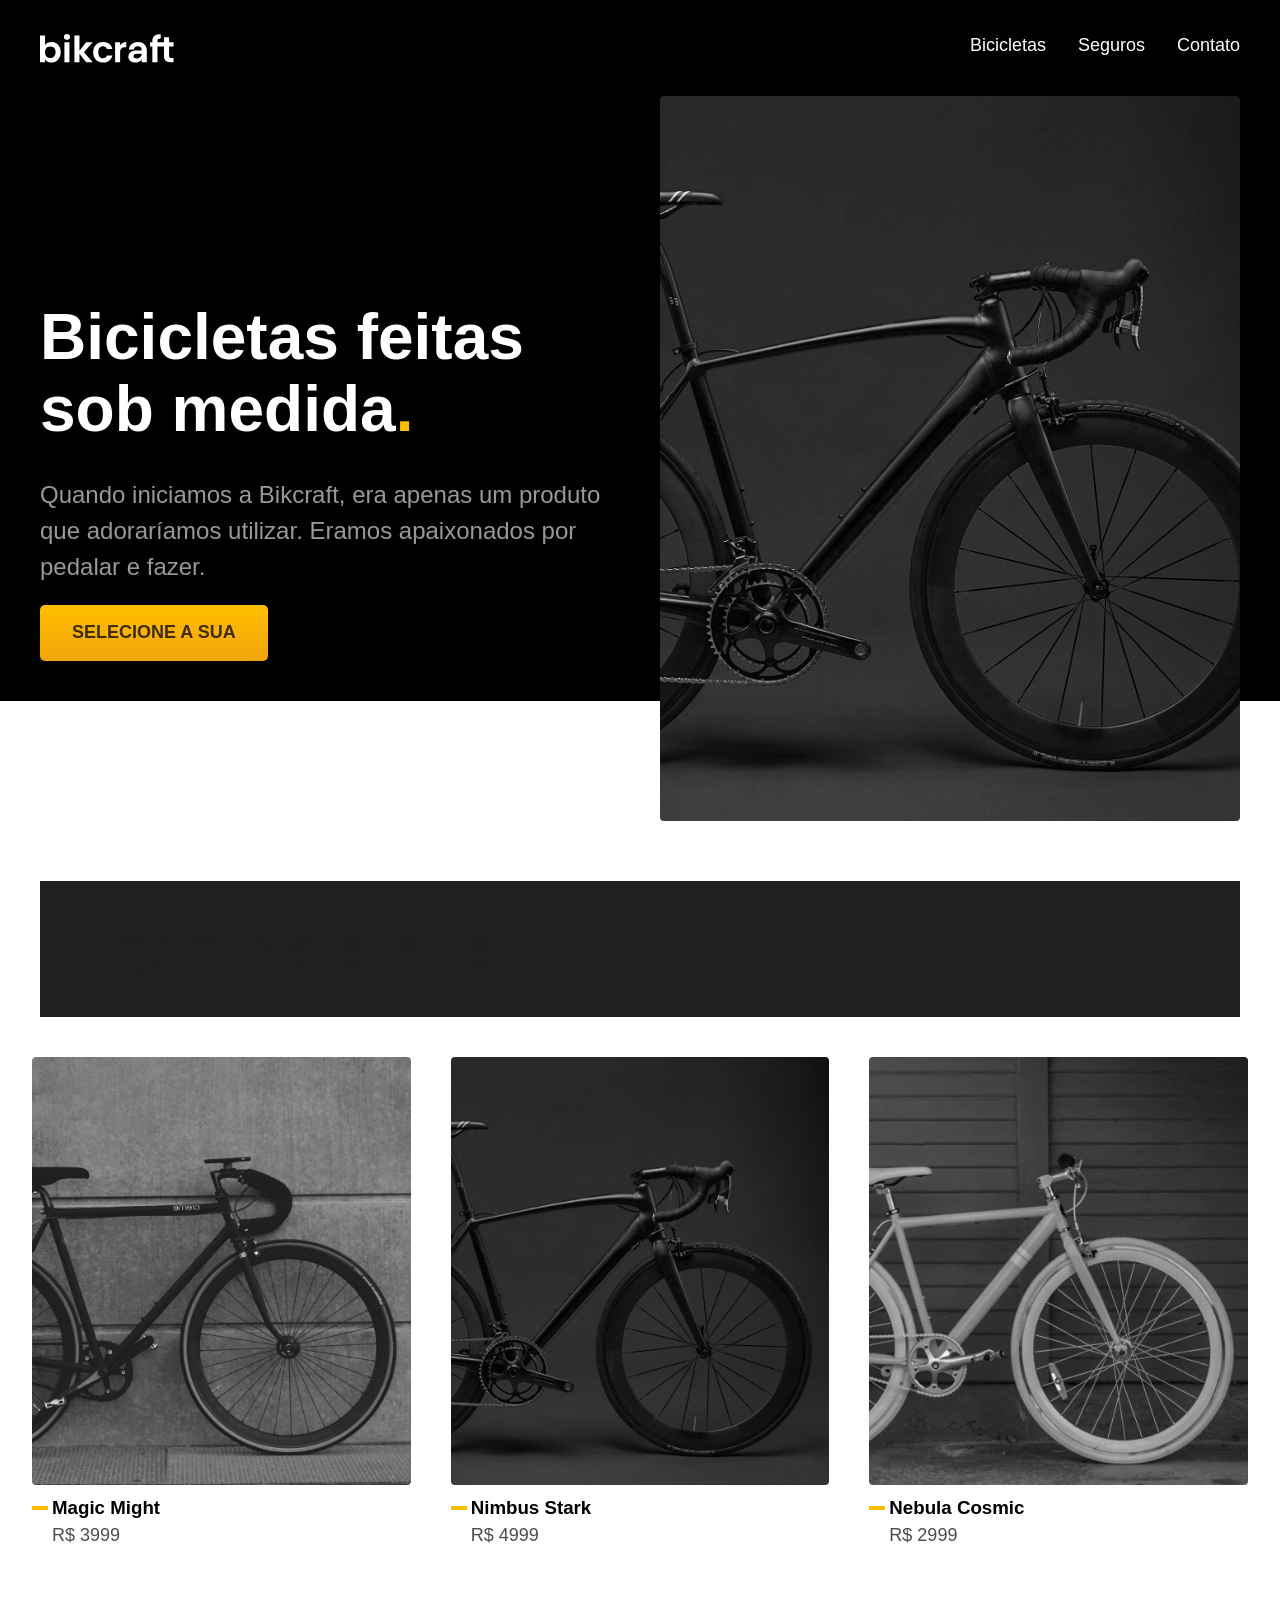
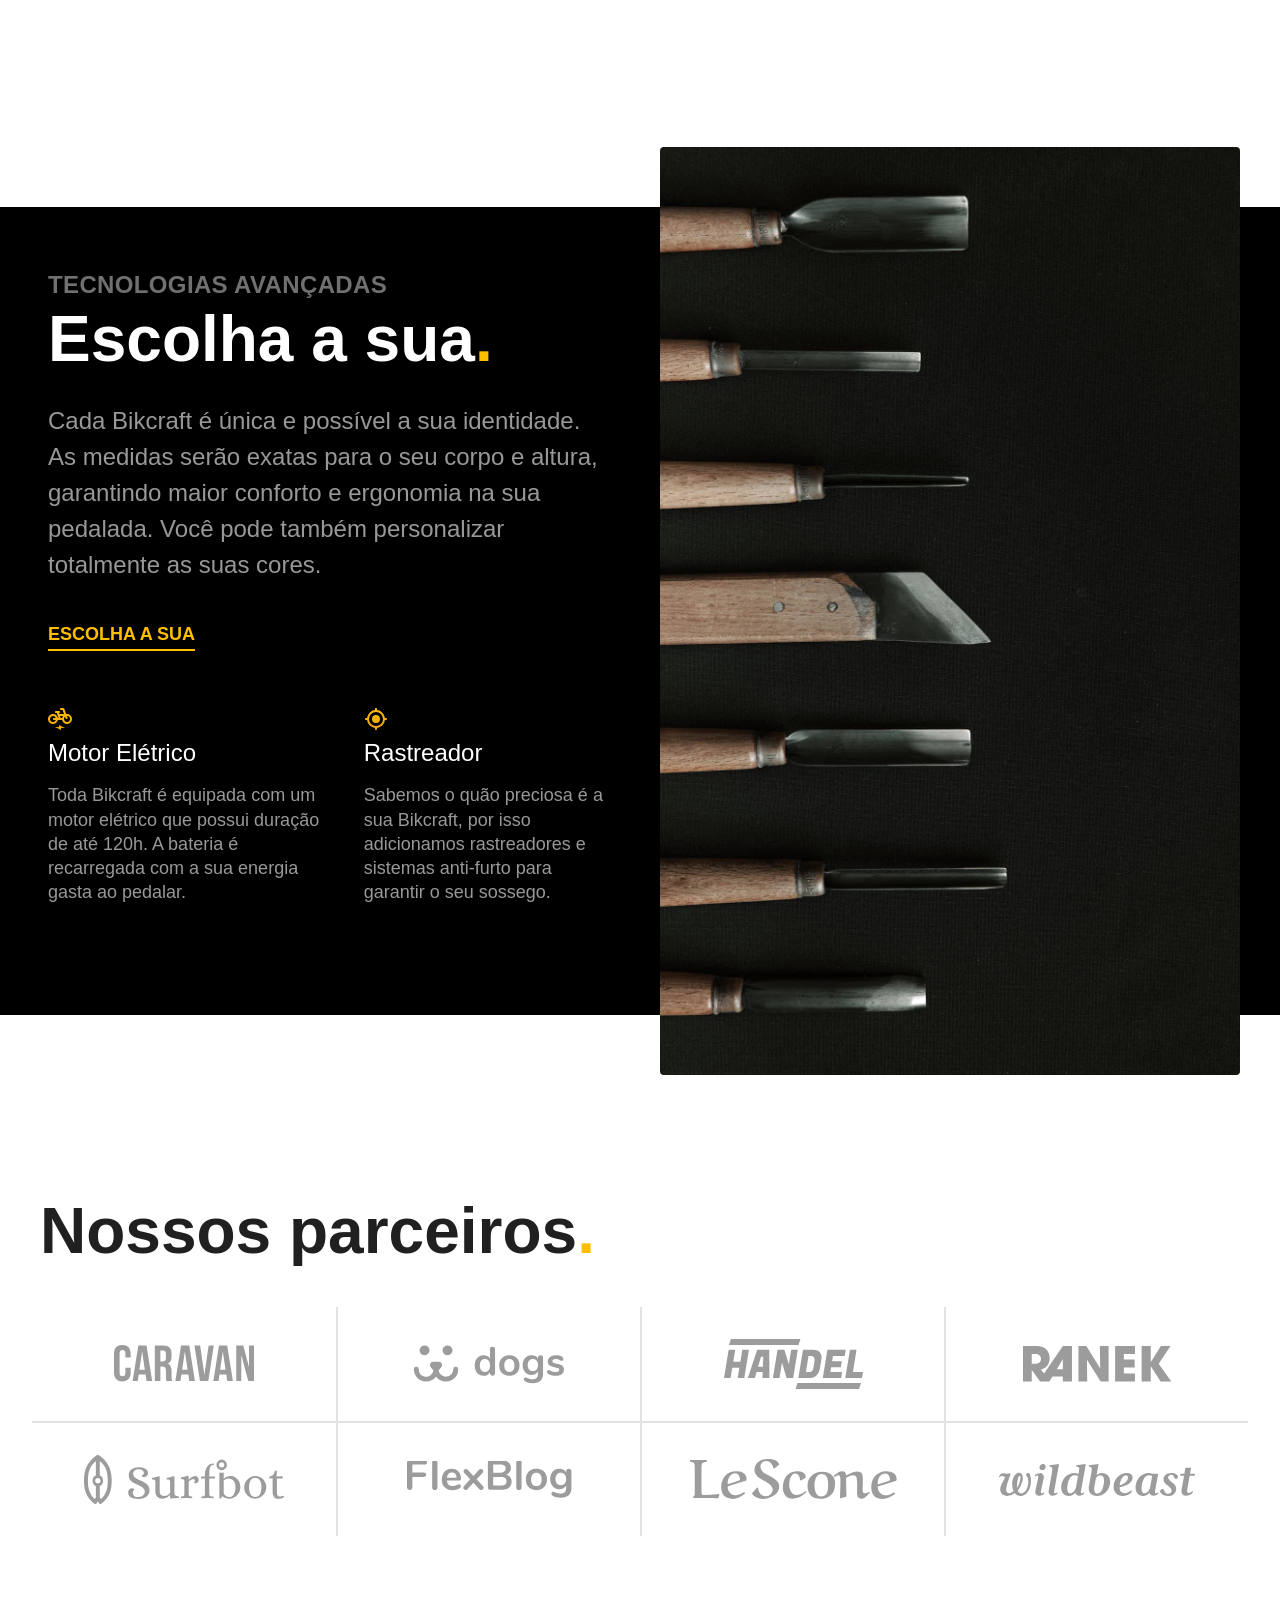
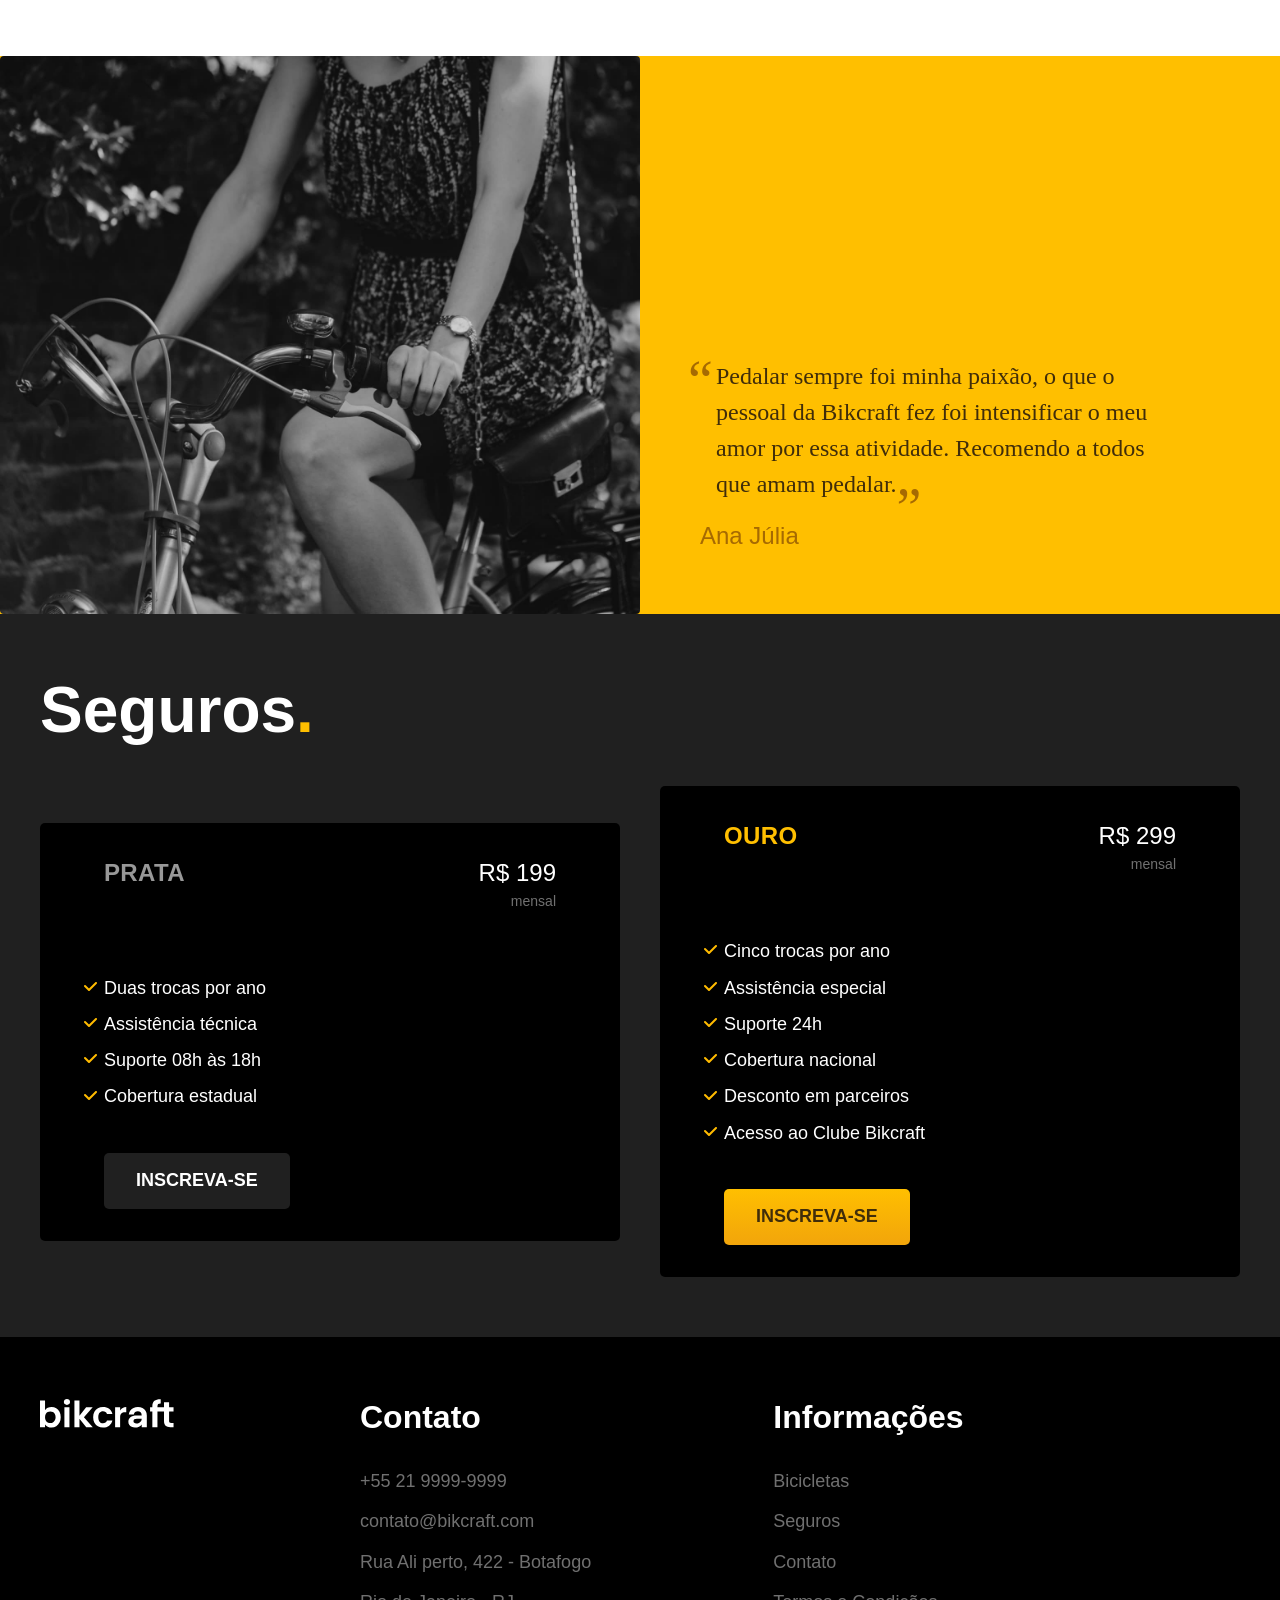
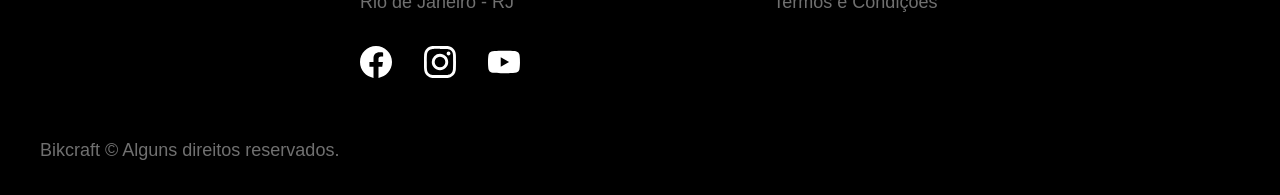
<file: index.html>
<!DOCTYPE html>
<html lang="pt-BR">

<head>
  <meta charset="UTF-8">
  <meta http-equiv="X-UA-Compatible" content="IE=edge">
  <meta name="viewport" content="width=device-width, initial-scale=1.0">
  <title>Bikcraft - Bicicletas Elétricas</title>

  <!-- Typographys -->
  <link rel="preconnect" href="https://fonts.googleapis.com">
  <link rel="preconnect" href="https://fonts.gstatic.com" crossorigin>
  <link href="https://fonts.googleapis.com/css2?family=Merriweather:ital@1&family=Poppins:wght@500;600;700&family=Roboto:wght@400;500;700&display=swap" <!-- Styles -->
  <link rel="stylesheet" href="css/style.css">
</head>

<body>
  <header id="header">
    <div class="container">
      <a href="/index.html">
        <img src="/img/bikcraft.svg" alt="Bikcraft Logo">
      </a>

      <nav class="header-menu" aria-label="Primária">
        <ul class="font-1-m cor-c10">
          <li><a href="bicicletas.html">Bicicletas</a></li>
          <li><a href="seguros.html">Seguros</a></li>
          <li><a href="contato.html">Contato</a></li>
        </ul>
      </nav>
    </div>
  </header>

  <main>
    <section id="introducao">
      <div class="container">
        <div class="introducao-conteudo">
          <h1 class="titulo font-1-xxl cor-c10">Bicicletas feitas sob medida<span>.</span></h1>
          <p class="font-2-l cor-c6">Quando iniciamos a Bikcraft, era apenas um produto que adoraríamos utilizar. Eramos apaixonados por pedalar e fazer.</p>
          <a href="bicicletas.html" class="btn">Selecione a sua</a>
        </div>

        <div class="introducao-image">
          <img src="/img/fotos/introducao.jpg" alt="">
        </div>
      </div>
    </section>
  </main>

  <article id="bicicletas">
    <h2 class="title font-1-xxl cor-c2 container">Escolha a sua<span>.</span></h2>

    <ul class="bicicletas-lista">
      <li>
        <a href="/bicicletas/magic.html" class="bicicletas-item">
          <img src="/img/bicicletas/magic-home.jpg" alt="">
          <h3 class="font-1-l-b cor-c1">Magic Might</h3>
          <span class="font-2-m cor-c4">R$ 3999</span>
        </a>
      </li>

      <li>
        <a href="/bicicletas/nimbus.html" class="bicicletas-item">
          <img src="/img/bicicletas/nimbus-home.jpg" alt="">
          <h3 class="font-1-l-b cor-c1">Nimbus Stark</h3>
          <span class="font-2-m cor-c4">R$ 4999</span>
        </a>
      </li>

      <li>
        <a href="/bicicletas/nebula.html" class="bicicletas-item">
          <img src="/img/bicicletas/nebula-home.jpg" alt="">
          <h3 class="font-1-l-b cor-c1">Nebula Cosmic</h3>
          <span class="font-2-m cor-c4">R$ 2999</span>
        </a>
      </li>
    </ul>
  </article>

  <section aria-label="tecnologias" id="tecnologias">
    <div class="container">
      <div class="tecnologias-texto">
        <span class="font-2-l-b cor-c5">Tecnologias Avançadas</span>
        <h2 class="titulo font-1-xxl cor-c10">Escolha a sua<span>.</span></h2>
        <p class="font-2-l cor-c6">Cada Bikcraft é única e possível a sua identidade. As medidas serão exatas para o seu corpo e altura, garantindo maior conforto e ergonomia na sua pedalada. Você pode também personalizar totalmente as suas cores.</p>
        <a href="" class="btn line">Escolha a sua</a>

        <div class="tecnologias-vantagens">
          <div class="tecnologias-vantagem">
            <img src="/img/icones/eletrica.svg" alt="">
            <h3 class="font-1-l cor-c10">Motor Elétrico</h3>
            <p class="font-2-m cor-c6">Toda Bikcraft é equipada com um motor elétrico que possui duração de até 120h. A bateria é recarregada com a sua energia gasta ao pedalar.</p>
          </div>

          <div class="tecnologias-vantagem">
            <img src="/img/icones/rastreador.svg" alt="">
            <h3 class="font-1-l cor-c10">Rastreador</h3>
            <p class="font-2-m cor-c6">Sabemos o quão preciosa é a sua Bikcraft, por isso adicionamos rastreadores e sistemas anti-furto para garantir o seu sossego.</p>
          </div>
        </div>
      </div>

      <div class="tecnologias-image">
        <img src="/img/fotos/tecnologia.jpg" alt="">
      </div>
    </div>
  </section>

  <section id="parceiros">
    <h2 class="titulo font-1-xxl cor-c2 container">Nossos parceiros<span>.</span></h2>

    <ul class="parceiros-lista">
      <li>
        <img src="/img/parceiros/caravan.svg" alt="caravan">
      </li>
      <li>
        <img src="/img/parceiros/dogs.svg" alt="dogs">
      </li>
      <li>
        <img src="/img/parceiros/handel.svg" alt="handel">
      </li>
      <li>
        <img src="/img/parceiros/ranek.svg" alt="ranek">
      </li>
      <li>
        <img src="/img/parceiros/surfbot.svg" alt="surfbot">
      </li>
      <li>
        <img src="/img/parceiros/flexblog.svg" alt="flexblog">
      </li>
      <li>
        <img src="/img/parceiros/lescone.svg" alt="lescone">
      </li>
      <li>
        <img src="/img/parceiros/wildbeast.svg" alt="wildbeast">
      </li>
    </ul>
  </section>

  <section id="depoimentos">
    <div class="depoimentos-image">
      <img src="/img/fotos/depoimento.jpg" alt="">
    </div>

    <div class="depoimentos-texto">
      <blockquote>
        <p class="font-2-l cor-p4">Pedalar sempre foi minha paixão, o que o pessoal da Bikcraft fez foi intensificar o meu amor por essa atividade. Recomendo a todos que amam pedalar.</p>
      </blockquote>
      <span class="font-1-l cor-p3">Ana Júlia</span>
    </div>
  </section>

  <article id="seguros">
    <div class="container">
      <h2 class="titulo font-1-xxl cor-c10">Seguros<span>.</span></h2>

      <div class="seguros-plano">
        <h3 class="font-2-l-b cor-c6">Prata</h3>
        <span class="font-2-l cor-c10">R$ 199 <span class="font-2-xs cor-c5">mensal</span></span>

        <ul class="seguros-lista font-2-m cor-c10">
          <li>Duas trocas por ano</li>
          <li>Assistência técnica</li>
          <li>Suporte 08h às 18h</li>
          <li>Cobertura estadual</li>
        </ul>
        <a href="/seguros.html" class="btn outlined">Inscreva-se</a>
      </div>

      <div class="seguros-plano">
        <h3 class="font-2-l-b cor-p1">Ouro</h3>
        <span class="font-2-l cor-c10">R$ 299 <span class="font-2-xs cor-c5">mensal</span></span>

        <ul class="seguros-lista font-2-m cor-c10">
          <li>Cinco trocas por ano</li>
          <li>Assistência especial</li>
          <li>Suporte 24h</li>
          <li>Cobertura nacional</li>
          <li>Desconto em parceiros</li>
          <li>Acesso ao Clube Bikcraft</li>
        </ul>
        <a href="/seguros.html" class="btn">Inscreva-se</a>
      </div>
    </div>
  </article>

  <footer id="footer">
    <div class="container">
      <div class="footer-content">
        <h2><img src="/img/bikcraft.svg" alt="Bikcraft Logo"></h2>
        <div class="footer-contato">
          <h3 class="font-1-xl cor-c10">Contato</h3>
          <ul class="font-2-m cor-c5">
            <li><a href="tel:+552199999999">+55 21 9999-9999</a></li>
            <li><a href="mailto:contato@bikcraft.com">contato@bikcraft.com</a></li>
            <li>Rua Ali perto, 422 - Botafogo</li>
            <li>Rio de Janeiro - RJ</li>
          </ul>
          <div class="footer-socials">
            <a href="./">
              <img src="/img/redes/facebook.svg" alt="">
            </a>
            <a href="./">
              <img src="/img/redes/instagram.svg" alt="">
            </a>
            <a href="./">
              <img src="/img/redes/youtube.svg" alt="">
            </a>
          </div>
        </div>
        <div class="footer-informacoes">
          <h3 class="font-1-xl cor-c10">Informações</h3>
          <ul class="font-2-m cor-c5">
            <li><a href="/bicicletas.html">Bicicletas</a></li>
            <li><a href="/seguros.html">Seguros</a></li>
            <li><a href="/contato.html">Contato</a></li>
            <li><a href="/termos.html">Termos e Condições</a></li>
          </ul>
        </div>
      </div>
      <p class="font-2-m cor-c5">Bikcraft &copy; Alguns direitos reservados.</p>
    </div>
  </footer>
</body>

</html>
</file>
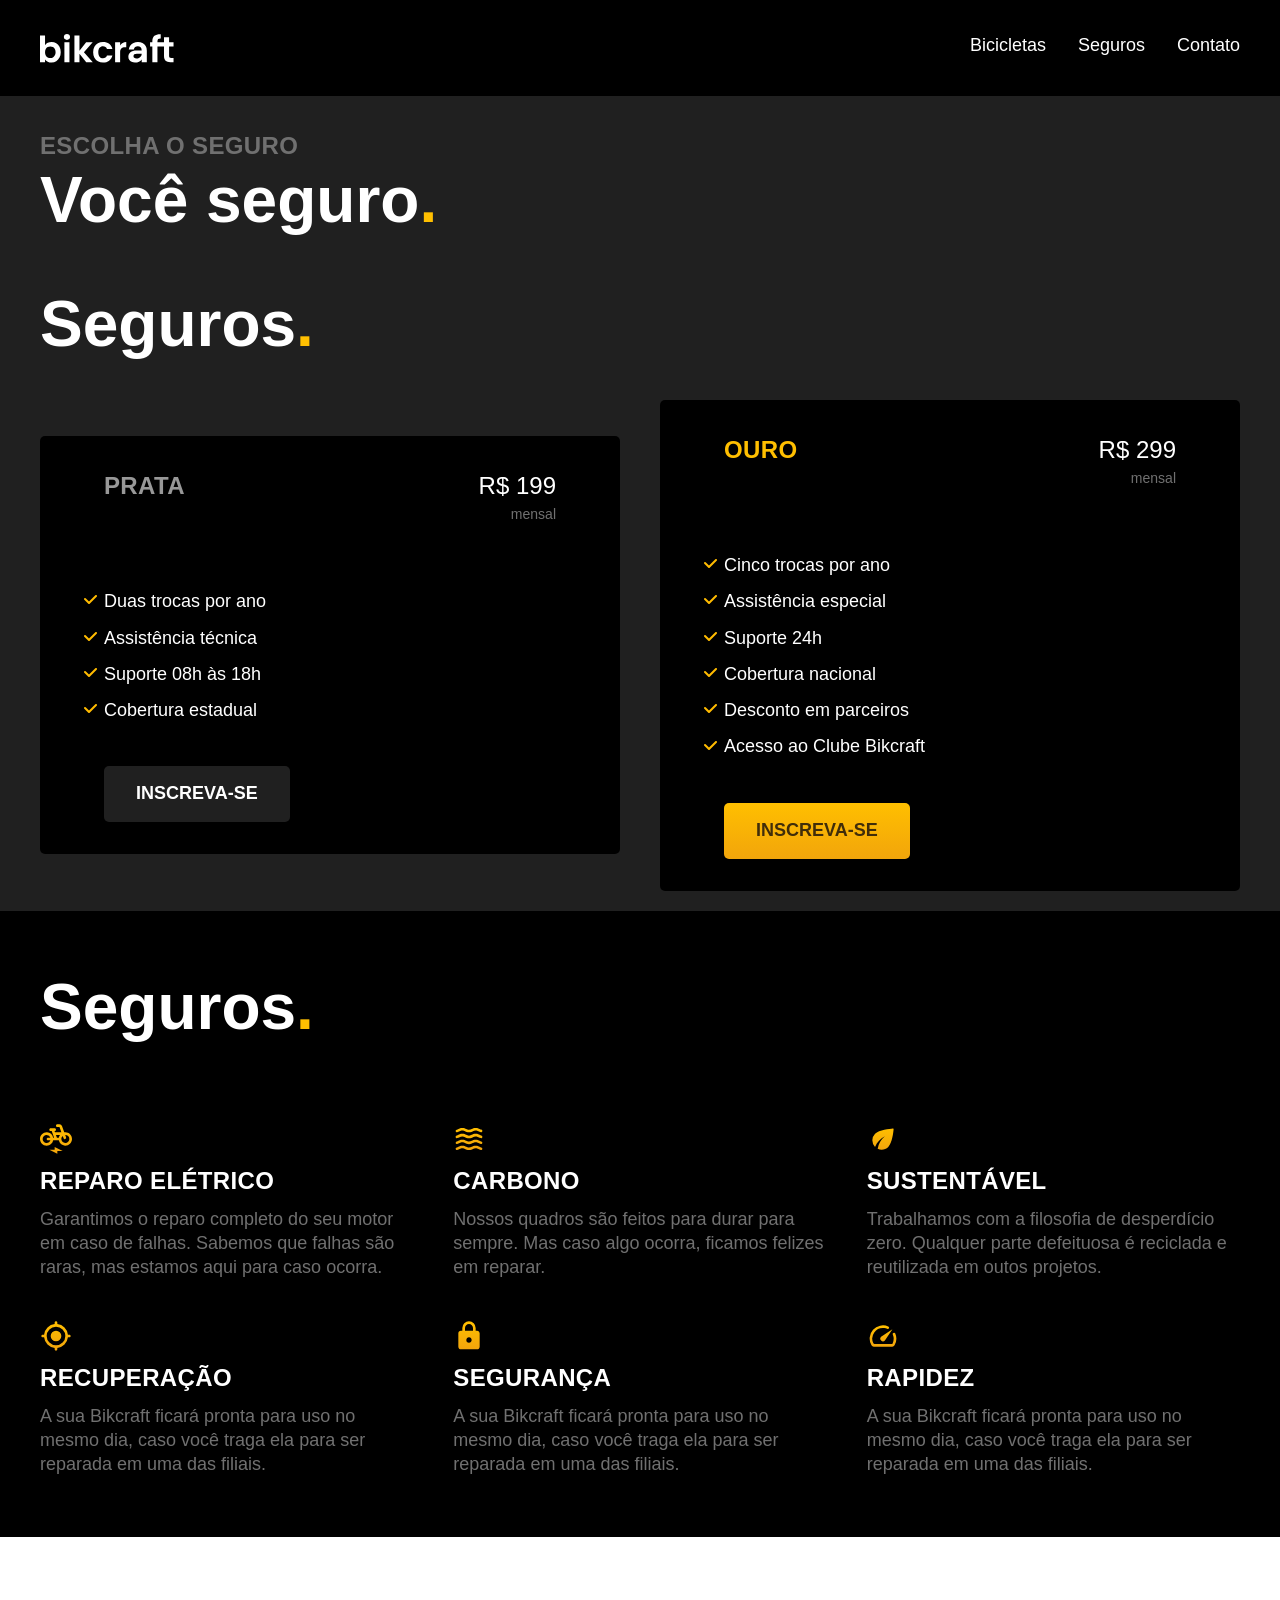
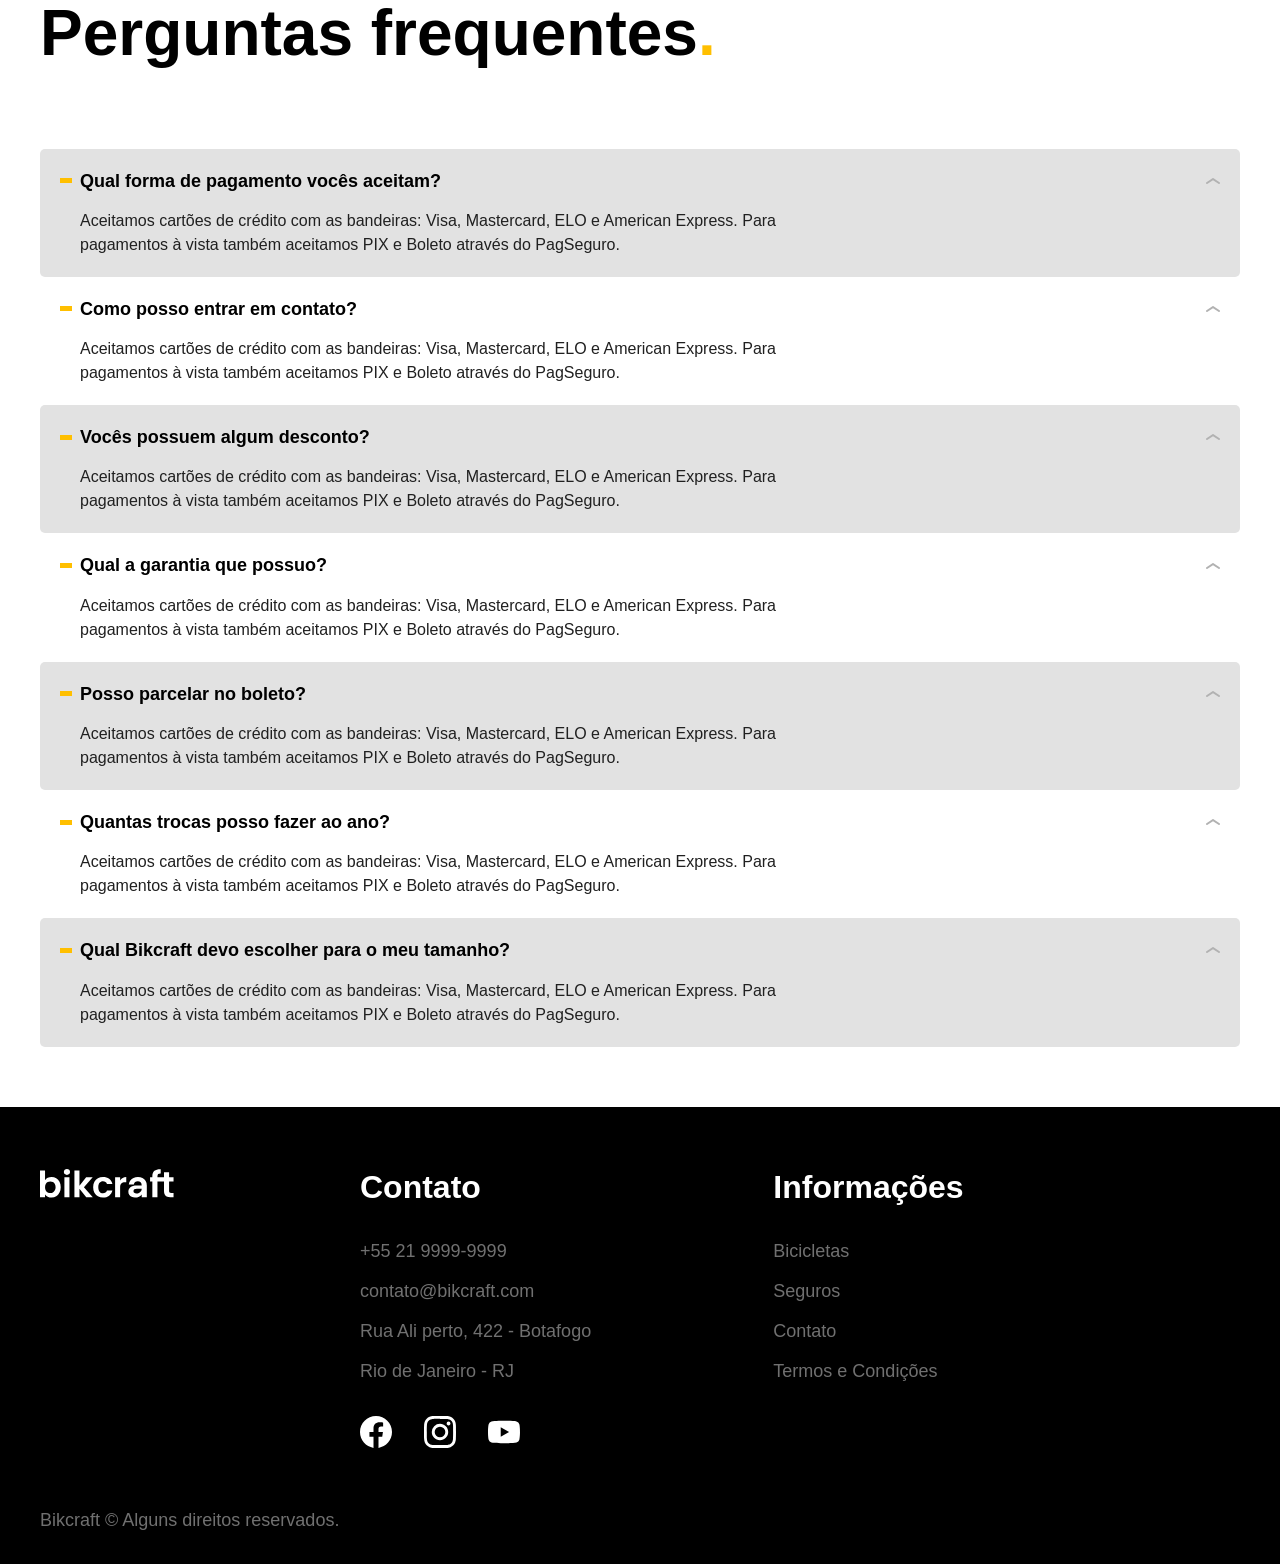
<file: seguros.html>
<!DOCTYPE html>
<html lang="pt-BR">

<head>
  <meta charset="UTF-8">
  <meta http-equiv="X-UA-Compatible" content="IE=edge">
  <meta name="viewport" content="width=device-width, initial-scale=1.0">
  <title>Bikcraft - Bicicletas Elétricas</title>

  <!-- Typographys -->
  <link rel="preconnect" href="https://fonts.googleapis.com">
  <link rel="preconnect" href="https://fonts.gstatic.com" crossorigin>
  <link href="https://fonts.googleapis.com/css2?family=Merriweather:ital@1&family=Poppins:wght@500;600;700&family=Roboto:wght@400;500;700&display=swap" <!-- Styles -->
  <link rel="stylesheet" href="css/style.css">
</head>

<body id="seguros-body">
  <header id="header">
    <div class="container">
      <a href="/index.html">
        <img src="/img/bikcraft.svg" alt="Bikcraft Logo">
      </a>

      <nav class="header-menu" aria-label="Primária">
        <ul class="font-1-m cor-c10">
          <li><a href="/bicicletas.html">Bicicletas</a></li>
          <li><a href="/seguros.html">Seguros</a></li>
          <li><a href="/contato.html">Contato</a></li>
        </ul>
      </nav>
    </div>
  </header>

  <div class="title">
    <div class="container">
      <span class="font-2-l-b cor-c5">Escolha o seguro</span>
      <h1 class="titulo font-1-xxl cor-c10">Você seguro<span>.</span></h1>
    </div>
  </div>

  <main>
    <article id="seguros">
      <div class="container">
        <h2 class="titulo font-1-xxl cor-c10">Seguros<span>.</span></h2>

        <div class="seguros-plano">
          <h3 class="font-2-l-b cor-c6">Prata</h3>
          <span class="font-2-l cor-c10">R$ 199 <span class="font-2-xs cor-c5">mensal</span></span>

          <ul class="seguros-lista font-2-m cor-c10">
            <li>Duas trocas por ano</li>
            <li>Assistência técnica</li>
            <li>Suporte 08h às 18h</li>
            <li>Cobertura estadual</li>
          </ul>
          <a href="/seguros.html" class="btn outlined">Inscreva-se</a>
        </div>

        <div class="seguros-plano">
          <h3 class="font-2-l-b cor-p1">Ouro</h3>
          <span class="font-2-l cor-c10">R$ 299 <span class="font-2-xs cor-c5">mensal</span></span>

          <ul class="seguros-lista font-2-m cor-c10">
            <li>Cinco trocas por ano</li>
            <li>Assistência especial</li>
            <li>Suporte 24h</li>
            <li>Cobertura nacional</li>
            <li>Desconto em parceiros</li>
            <li>Acesso ao Clube Bikcraft</li>
          </ul>
          <a href="/seguros.html" class="btn">Inscreva-se</a>
        </div>
      </div>
    </article>
  </main>

  <section id="vantagens">
    <div class="container">
      <h2 class="titulo font-1-xxl cor-c10">Seguros<span>.</span></h2>

      <div class="vantagens-items">
        <div class="vantagens-item">
          <img src="/img/icones/eletrica.svg" alt="">
          <h3 class="font-2-l-b cor-c10">Reparo Elétrico</h3>
          <p class="font-2-m cor-c5">Garantimos o reparo completo do seu motor em caso de falhas. Sabemos que falhas são raras, mas estamos aqui para caso ocorra.</p>
        </div>

        <div class="vantagens-item">
          <img src="/img/icones/carbono.svg" alt="">
          <h3 class="font-2-l-b cor-c10">Carbono</h3>
          <p class="font-2-m cor-c5">Nossos quadros são feitos para durar para sempre. Mas caso algo ocorra, ficamos felizes em reparar.</p>
        </div>

        <div class="vantagens-item">
          <img src="/img/icones/sustentavel.svg" alt="">
          <h3 class="font-2-l-b cor-c10">Sustentável</h3>
          <p class="font-2-m cor-c5">Trabalhamos com a filosofia de desperdício zero. Qualquer parte defeituosa é reciclada e reutilizada em outos projetos.</p>
        </div>

        <div class="vantagens-item">
          <img src="/img/icones/rastreador.svg" alt="">
          <h3 class="font-2-l-b cor-c10">Recuperação</h3>
          <p class="font-2-m cor-c5">A sua Bikcraft ficará pronta para uso no mesmo dia, caso você traga ela para ser reparada em uma das filiais.</p>
        </div>

        <div class="vantagens-item">
          <img src="/img/icones/seguro.svg" alt="">
          <h3 class="font-2-l-b cor-c10">Segurança</h3>
          <p class="font-2-m cor-c5">A sua Bikcraft ficará pronta para uso no mesmo dia, caso você traga ela para ser reparada em uma das filiais.</p>
        </div>

        <div class="vantagens-item">
          <img src="/img/icones/velocidade.svg" alt="">
          <h3 class="font-2-l-b cor-c10">Rapidez</h3>
          <p class="font-2-m cor-c5">A sua Bikcraft ficará pronta para uso no mesmo dia, caso você traga ela para ser reparada em uma das filiais.</p>
        </div>
      </div>
    </div>
  </section>

  <section id="perguntas" class="container">
    <h2 class="titulo font-1-xxl cor-c1">Perguntas frequentes<span>.</span></h2>

    <dl>
      <div>
        <dt class="font-1-m-b">Qual forma de pagamento vocês aceitam?</dt>
        <dd class="font-2-s cor-c2">Aceitamos cartões de crédito com as bandeiras: Visa, Mastercard, ELO e American Express. Para pagamentos à vista também aceitamos PIX e Boleto através do PagSeguro.</dd>
      </div>

      <div>
        <dt class="font-1-m-b">Como posso entrar em contato?</dt>
        <dd class="font-2-s cor-c2">Aceitamos cartões de crédito com as bandeiras: Visa, Mastercard, ELO e American Express. Para pagamentos à vista também aceitamos PIX e Boleto através do PagSeguro.</dd>
      </div>

      <div>
        <dt class="font-1-m-b">Vocês possuem algum desconto?</dt>
        <dd class="font-2-s cor-c2">Aceitamos cartões de crédito com as bandeiras: Visa, Mastercard, ELO e American Express. Para pagamentos à vista também aceitamos PIX e Boleto através do PagSeguro.</dd>
      </div>

      <div>
        <dt class="font-1-m-b">Qual a garantia que possuo?</dt>
        <dd class="font-2-s cor-c2">Aceitamos cartões de crédito com as bandeiras: Visa, Mastercard, ELO e American Express. Para pagamentos à vista também aceitamos PIX e Boleto através do PagSeguro.</dd>
      </div>

      <div>
        <dt class="font-1-m-b">Posso parcelar no boleto?</dt>
        <dd class="font-2-s cor-c2">Aceitamos cartões de crédito com as bandeiras: Visa, Mastercard, ELO e American Express. Para pagamentos à vista também aceitamos PIX e Boleto através do PagSeguro.</dd>
      </div>

      <div>
        <dt class="font-1-m-b">Quantas trocas posso fazer ao ano?</dt>
        <dd class="font-2-s cor-c2">Aceitamos cartões de crédito com as bandeiras: Visa, Mastercard, ELO e American Express. Para pagamentos à vista também aceitamos PIX e Boleto através do PagSeguro.</dd>
      </div>

      <div>
        <dt class="font-1-m-b">Qual Bikcraft devo escolher para o meu tamanho?</dt>
        <dd class="font-2-s cor-c2">Aceitamos cartões de crédito com as bandeiras: Visa, Mastercard, ELO e American Express. Para pagamentos à vista também aceitamos PIX e Boleto através do PagSeguro.</dd>
      </div>
    </dl>
  </section>

  <footer id="footer">
    <div class="container">
      <div class="footer-content">
        <h2><img src="/img/bikcraft.svg" alt="Bikcraft Logo"></h2>
        <div class="footer-contato">
          <h3 class="font-1-xl cor-c10">Contato</h3>
          <ul class="font-2-m cor-c5">
            <li><a href="tel:+552199999999">+55 21 9999-9999</a></li>
            <li><a href="mailto:contato@bikcraft.com">contato@bikcraft.com</a></li>
            <li>Rua Ali perto, 422 - Botafogo</li>
            <li>Rio de Janeiro - RJ</li>
          </ul>
          <div class="footer-socials">
            <a href="./">
              <img src="/img/redes/facebook.svg" alt="">
            </a>
            <a href="./">
              <img src="/img/redes/instagram.svg" alt="">
            </a>
            <a href="./">
              <img src="/img/redes/youtube.svg" alt="">
            </a>
          </div>
        </div>
        <div class="footer-informacoes">
          <h3 class="font-1-xl cor-c10">Informações</h3>
          <ul class="font-2-m cor-c5">
            <li><a href="/bicicletas.html">Bicicletas</a></li>
            <li><a href="/seguros.html">Seguros</a></li>
            <li><a href="/contato.html">Contato</a></li>
            <li><a href="/termos.html">Termos e Condições</a></li>
          </ul>
        </div>
      </div>
      <p class="font-2-m cor-c5">Bikcraft &copy; Alguns direitos reservados.</p>
    </div>
  </footer>
</body>

</html>
</file>
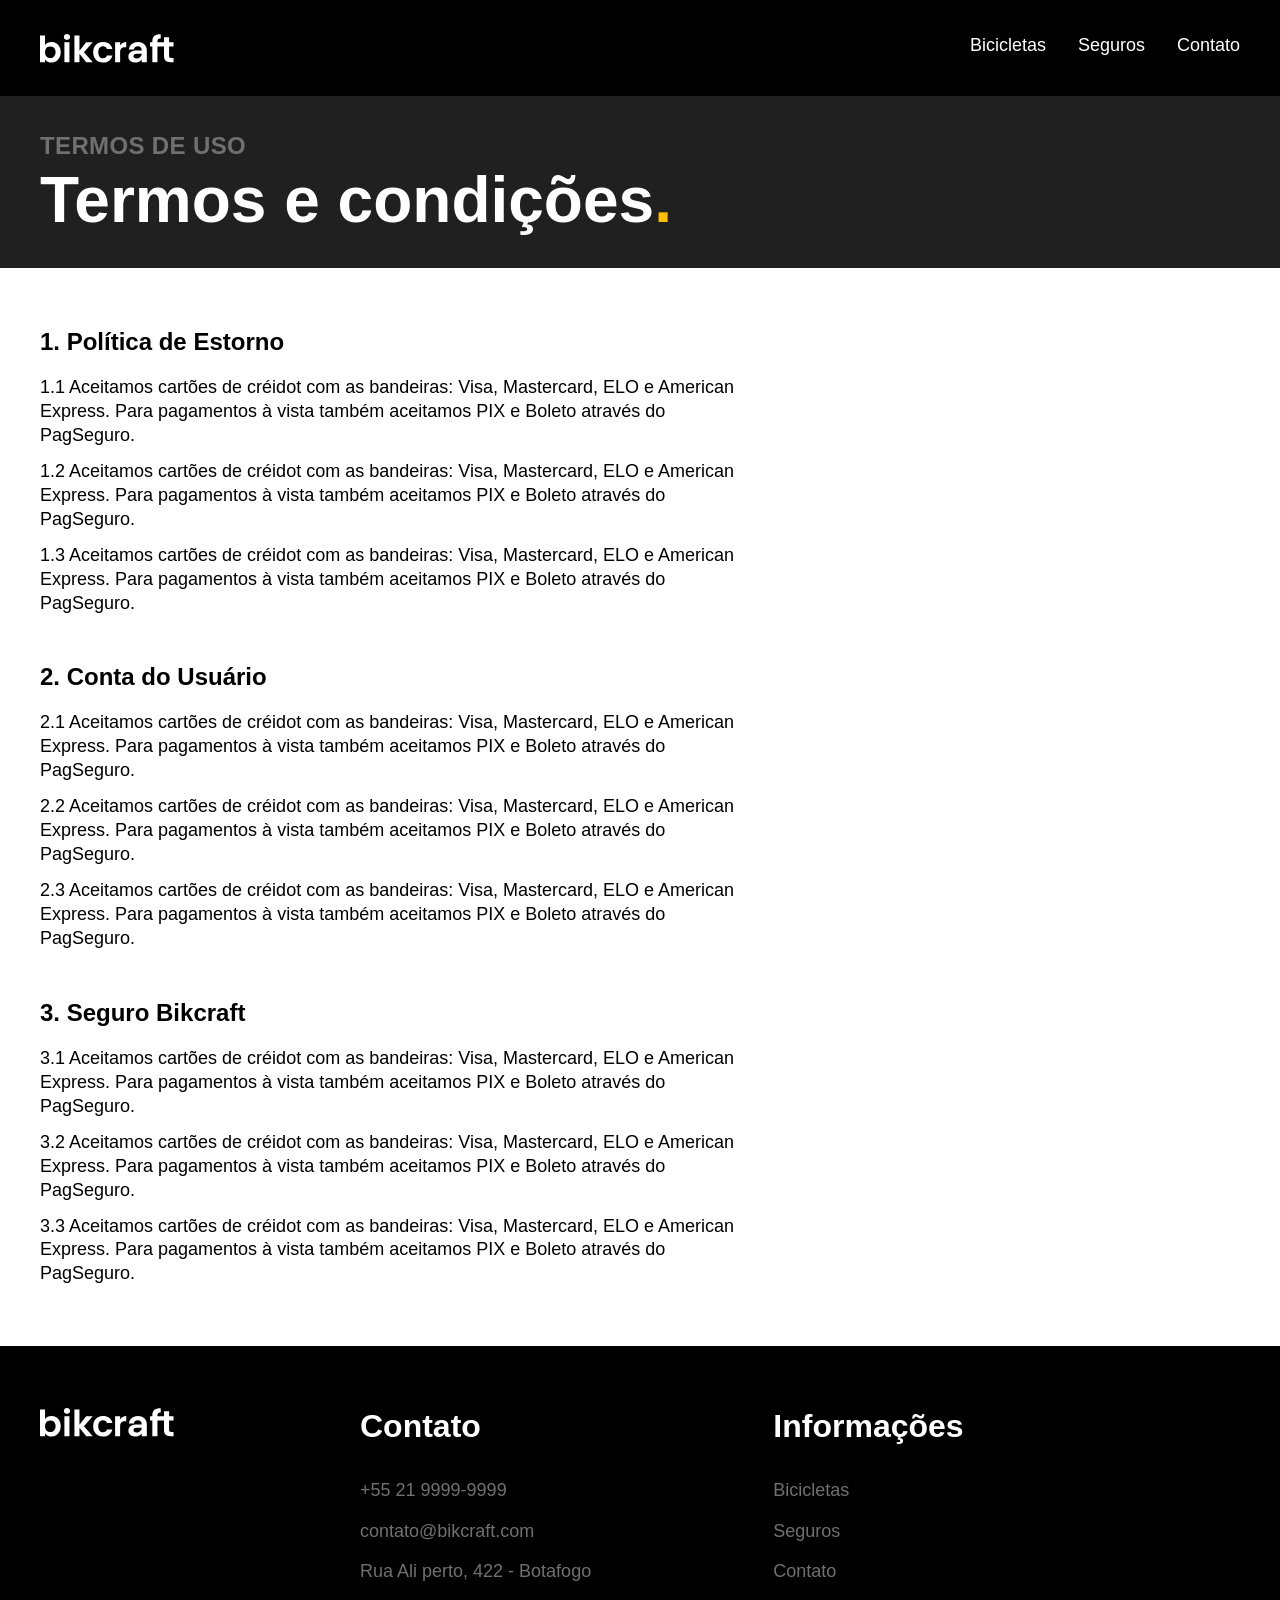
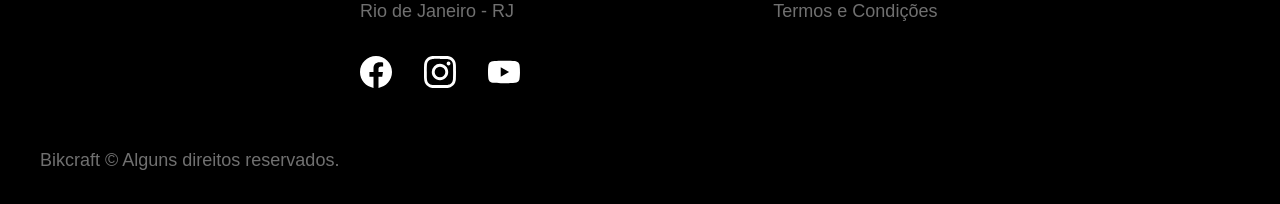
<file: termos.html>
<!DOCTYPE html>
<html lang="pt-BR">

<head>
  <meta charset="UTF-8">
  <meta http-equiv="X-UA-Compatible" content="IE=edge">
  <meta name="viewport" content="width=device-width, initial-scale=1.0">
  <title>Bikcraft - Bicicletas Elétricas</title>

  <!-- Typographys -->
  <link rel="preconnect" href="https://fonts.googleapis.com">
  <link rel="preconnect" href="https://fonts.gstatic.com" crossorigin>
  <link href="https://fonts.googleapis.com/css2?family=Merriweather:ital@1&family=Poppins:wght@500;600;700&family=Roboto:wght@400;500;700&display=swap" <!-- Styles -->
  <link rel="stylesheet" href="css/style.css">
</head>

<body>
  <header id="header">
    <div class="container">
      <a href="/index.html">
        <img src="/img/bikcraft.svg" alt="Bikcraft Logo">
      </a>

      <nav class="header-menu" aria-label="Primária">
        <ul class="font-1-m cor-c10">
          <li><a href="/bicicletas.html">Bicicletas</a></li>
          <li><a href="/seguros.html">Seguros</a></li>
          <li><a href="/contato.html">Contato</a></li>
        </ul>
      </nav>
    </div>
  </header>

  <div class="title">
    <div class="container">
      <span class="font-2-l-b cor-c5">Termos de Uso</span>
      <h1 class="titulo font-1-xxl cor-c10">Termos e condições<span>.</span></h1>
    </div>
  </div>

  <main id="termos" class="container">
    <h2 class="font-1-l-b cor-c1">1. Política de Estorno</h2>
    <p>1.1 Aceitamos cartões de créidot com as bandeiras: Visa, Mastercard, ELO e American Express. Para pagamentos à vista também aceitamos PIX e Boleto através do PagSeguro.</p>
    <p>1.2 Aceitamos cartões de créidot com as bandeiras: Visa, Mastercard, ELO e American Express. Para pagamentos à vista também aceitamos PIX e Boleto através do PagSeguro.</p>
    <p>1.3 Aceitamos cartões de créidot com as bandeiras: Visa, Mastercard, ELO e American Express. Para pagamentos à vista também aceitamos PIX e Boleto através do PagSeguro.</p>

    <h2 class="font-1-l-b cor-c1">2. Conta do Usuário</h2>
    <p>2.1 Aceitamos cartões de créidot com as bandeiras: Visa, Mastercard, ELO e American Express. Para pagamentos à vista também aceitamos PIX e Boleto através do PagSeguro.</p>
    <p>2.2 Aceitamos cartões de créidot com as bandeiras: Visa, Mastercard, ELO e American Express. Para pagamentos à vista também aceitamos PIX e Boleto através do PagSeguro.</p>
    <p>2.3 Aceitamos cartões de créidot com as bandeiras: Visa, Mastercard, ELO e American Express. Para pagamentos à vista também aceitamos PIX e Boleto através do PagSeguro.</p>

    <h2 class="font-1-l-b cor-c1">3. Seguro Bikcraft</h2>
    <p>3.1 Aceitamos cartões de créidot com as bandeiras: Visa, Mastercard, ELO e American Express. Para pagamentos à vista também aceitamos PIX e Boleto através do PagSeguro.</p>
    <p>3.2 Aceitamos cartões de créidot com as bandeiras: Visa, Mastercard, ELO e American Express. Para pagamentos à vista também aceitamos PIX e Boleto através do PagSeguro.</p>
    <p>3.3 Aceitamos cartões de créidot com as bandeiras: Visa, Mastercard, ELO e American Express. Para pagamentos à vista também aceitamos PIX e Boleto através do PagSeguro.</p>
  </main>

  <footer id="footer">
    <div class="container">
      <div class="footer-content">
        <h2><img src="/img/bikcraft.svg" alt="Bikcraft Logo"></h2>
        <div class="footer-contato">
          <h3 class="font-1-xl cor-c10">Contato</h3>
          <ul class="font-2-m cor-c5">
            <li><a href="tel:+552199999999">+55 21 9999-9999</a></li>
            <li><a href="mailto:contato@bikcraft.com">contato@bikcraft.com</a></li>
            <li>Rua Ali perto, 422 - Botafogo</li>
            <li>Rio de Janeiro - RJ</li>
          </ul>
          <div class="footer-socials">
            <a href="./">
              <img src="/img/redes/facebook.svg" alt="">
            </a>
            <a href="./">
              <img src="/img/redes/instagram.svg" alt="">
            </a>
            <a href="./">
              <img src="/img/redes/youtube.svg" alt="">
            </a>
          </div>
        </div>
        <div class="footer-informacoes">
          <h3 class="font-1-xl cor-c10">Informações</h3>
          <ul class="font-2-m cor-c5">
            <li><a href="/bicicletas.html">Bicicletas</a></li>
            <li><a href="/seguros.html">Seguros</a></li>
            <li><a href="/contato.html">Contato</a></li>
            <li><a href="/termos.html">Termos e Condições</a></li>
          </ul>
        </div>
      </div>
      <p class="font-2-m cor-c5">Bikcraft &copy; Alguns direitos reservados.</p>
    </div>
  </footer>
</body>

</html>
</file>
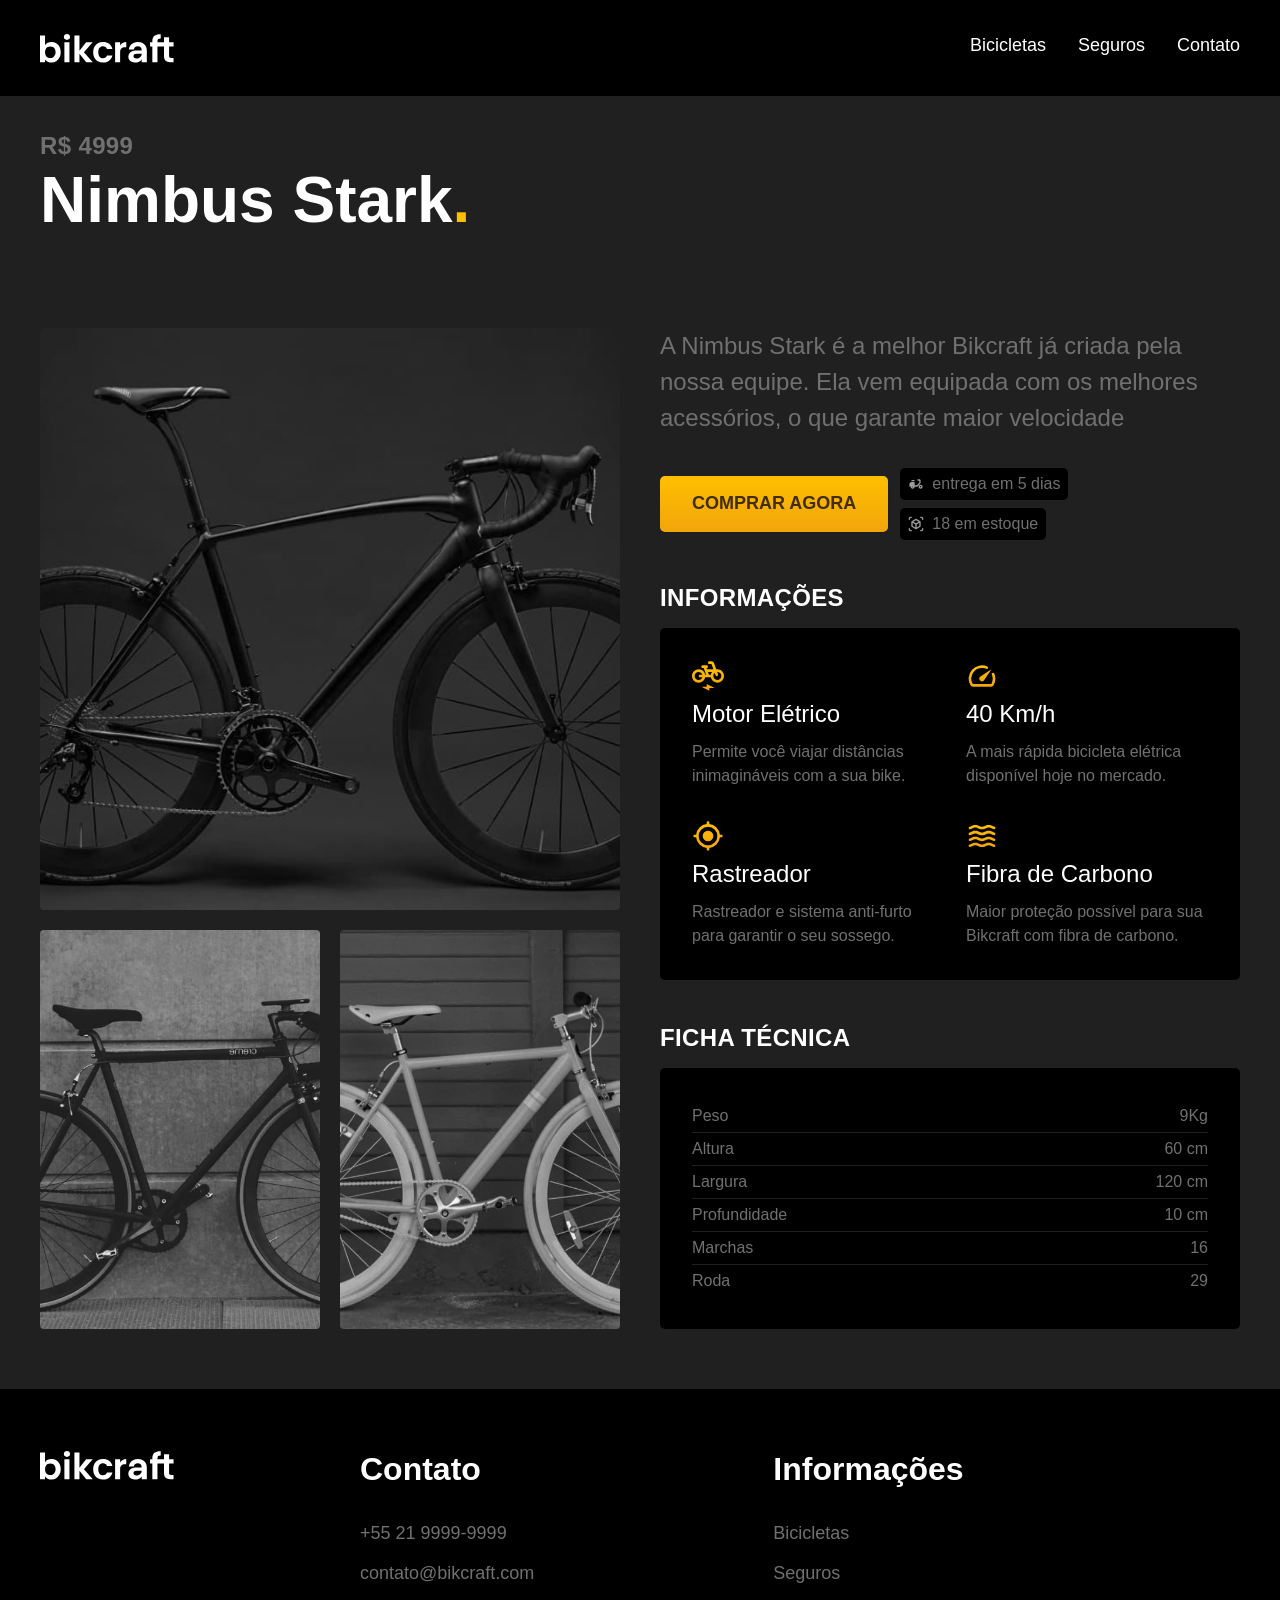
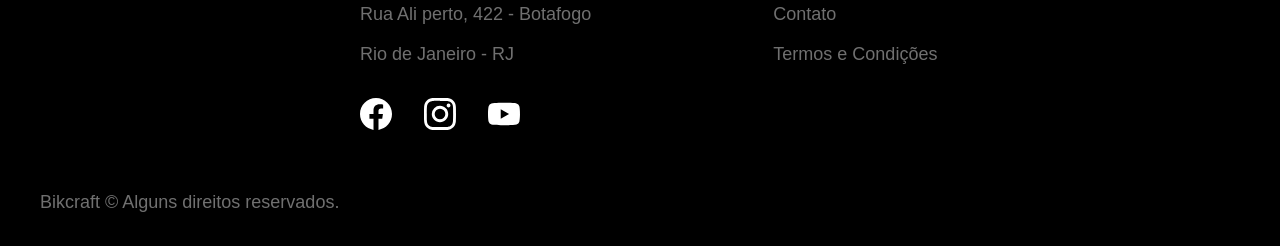
<file: bicicletas/nimbus.html>
<!DOCTYPE html>
<html lang="pt-BR">

<head>
  <meta charset="UTF-8">
  <meta http-equiv="X-UA-Compatible" content="IE=edge">
  <meta name="viewport" content="width=device-width, initial-scale=1.0">
  <title>Termos e Condições - Bikcraft</title>

  <!-- Typographys -->
  <link rel="preconnect" href="https://fonts.googleapis.com">
  <link rel="preconnect" href="https://fonts.gstatic.com" crossorigin>
  <link href="https://fonts.googleapis.com/css2?family=Merriweather:ital@1&family=Poppins:wght@500;600;700&family=Roboto:wght@400;500;700&display=swap" <!-- Styles -->
  <link rel="stylesheet" href="/css/style.css">
</head>

<body>
  <header id="header">
    <div class="container">
      <a href="/index.html">
        <img src="/img/bikcraft.svg" alt="Bikcraft Logo">
      </a>

      <nav class="header-menu" aria-label="Primária">
        <ul class="font-1-m cor-c10">
          <li><a href="/bicicletas.html">Bicicletas</a></li>
          <li><a href="/seguros.html">Seguros</a></li>
          <li><a href="/contato.html">Contato</a></li>
        </ul>
      </nav>
    </div>
  </header>

  <div class="title">
    <div class="container">
      <span class="font-2-l-b cor-c5">R$ 4999</span>
      <h1 class="titulo font-1-xxl cor-c10">Nimbus Stark<span>.</span></h1>
    </div>
  </div>

  <main id="bicicleta">
    <div class="container">
      <div class="bicicleta-images">
        <img src="/img/bicicletas/nimbus.jpg" alt="">
        <img src="/img/bicicletas/magic.jpg" alt="">
        <img src="/img/bicicletas/nebula.jpg" alt="">
      </div>
      <div class="bicicleta-text">
        <p class="font-2-l cor-c5">A Nimbus Stark é a melhor Bikcraft já criada pela nossa equipe. Ela vem equipada com os melhores acessórios, o que garante maior velocidade</p>
        <div class="bicicleta-descritivo">
          <a href="orcamento.html" class="btn">Comprar agora</a>
          <span class="font-2-s cor-c5">
            <img src="/img/icones/entrega.svg" alt="">
            entrega em 5 dias
          </span>
          <span class="font-2-s cor-c5">
            <img src="/img/icones/estoque.svg" alt="">
            18 em estoque
          </span>
        </div>
        <h2 class="font-2-l-b cor-c10">Informações</h2>
        <ul class="informacoes-list">
          <li>
            <img src="/img/icones/eletrica.svg" alt="">
            <h3 class="font-2-l cor-c10">Motor Elétrico</h3>
            <p class="font-2-s cor-c5">Permite você viajar distâncias inimagináveis com a sua bike.</p>
          </li>
          <li>
            <img src="/img/icones/velocidade.svg" alt="">
            <h3 class="font-2-l cor-c10">40 Km/h</h3>
            <p class="font-2-s cor-c5">A mais rápida bicicleta elétrica disponível hoje no mercado.</p>
          </li>
          <li>
            <img src="/img/icones/rastreador.svg" alt="">
            <h3 class="font-2-l cor-c10">Rastreador</h3>
            <p class="font-2-s cor-c5">Rastreador e sistema anti-furto para garantir o seu sossego.</p>
          </li>
          <li>
            <img src="/img/icones/carbono.svg" alt="">
            <h3 class="font-2-l cor-c10">Fibra de Carbono</h3>
            <p class="font-2-s cor-c5">Maior proteção possível para sua Bikcraft com fibra de carbono.</p>
          </li>
        </ul>
        <h2 class="font-2-l-b cor-c10">Ficha técnica</h2>
        <ul class="font-2-s cor-c5 ficha-list">
          <li>
            Peso <span>9Kg</span>
          </li>
          <li>
            Altura <span>60 cm</span>
          </li>
          <li>
            Largura <span>120 cm</span>
          </li>
          <li>
            Profundidade <span>10 cm</span>
          </li>
          <li>
            Marchas <span>16</span>
          </li>
          <li>
            Roda <span>29</span>
          </li>
        </ul>
      </div>
    </div>
  </main>

  <footer id="footer">
    <div class="container">
      <div class="footer-content">
        <h2><img src="/img/bikcraft.svg" alt="Bikcraft Logo"></h2>
        <div class="footer-contato">
          <h3 class="font-1-xl cor-c10">Contato</h3>
          <ul class="font-2-m cor-c5">
            <li><a href="tel:+552199999999">+55 21 9999-9999</a></li>
            <li><a href="mailto:contato@bikcraft.com">contato@bikcraft.com</a></li>
            <li>Rua Ali perto, 422 - Botafogo</li>
            <li>Rio de Janeiro - RJ</li>
          </ul>
          <div class="footer-socials">
            <a href="./">
              <img src="/img/redes/facebook.svg" alt="">
            </a>
            <a href="./">
              <img src="/img/redes/instagram.svg" alt="">
            </a>
            <a href="./">
              <img src="/img/redes/youtube.svg" alt="">
            </a>
          </div>
        </div>
        <div class="footer-informacoes">
          <h3 class="font-1-xl cor-c10">Informações</h3>
          <ul class="font-2-m cor-c5">
            <li><a href="/bicicletas.html">Bicicletas</a></li>
            <li><a href="/seguros.html">Seguros</a></li>
            <li><a href="/contato.html">Contato</a></li>
            <li><a href="/termos.html">Termos e Condições</a></li>
          </ul>
        </div>
      </div>
      <p class="font-2-m cor-c5">Bikcraft &copy; Alguns direitos reservados.</p>
    </div>
  </footer>
</body>

</html>
</file>
<file: css/style.css>
@charset "UTF-8";
/* <-------------- Gray Colors --------------> */
/* <-------------- Main Colors --------------> */
/* <-------------- Gradient Colors --------------> */
/* <-------------- CSS Utility --------------> */
.cor-c1 {
  color: #000000;
}

.cor-c2 {
  color: #202020;
}

.cor-c3 {
  color: #3a3a3a;
}

.cor-c4 {
  color: #4d4d4d;
}

.cor-c5 {
  color: #707070;
}

.cor-c6 {
  color: #989898;
}

.cor-c7 {
  color: #b8b8b8;
}

.cor-c8 {
  color: #e2e2e2;
}

.cor-c9 {
  color: #fafafa;
}

.cor-c10 {
  color: #ffffff;
}

.cor-p1 {
  color: #ffbf00;
}

.cor-p2 {
  color: #d69e11;
}

.cor-p3 {
  color: #a66a02;
}

.cor-p4 {
  color: #402d0a;
}

.font-1-xs {
  font: 400 1.2rem/1.33 'Poppins', sans-serif;
}

.font-2-xs {
  font: 400 1.4rem/1.5 'Roboto', sans-serif;
}

.font-1-s {
  font: 400 1.6rem/1.5 'Poppins', sans-serif;
}

.font-2-s {
  font: 400 1.6rem/1.5 'Roboto', sans-serif;
}

.font-1-m,
.font-1-m-b {
  font: 500 1.8rem/1.35 'Poppins', sans-serif;
}

.font-1-m-b {
  font-weight: 600;
}

.font-2-m {
  font: 500 1.8rem/1.35 'Roboto', sans-serif;
}

.font-1-l {
  font: 400 2.4rem/1.5 'Poppins', sans-serif;
}

.font-2-l,
.font-2-l-b {
  font: 400 2.4rem/1.5 'Roboto', sans-serif;
}

.font-2-l-b {
  font-weight: 600;
  letter-spacing: 0.015em;
  text-transform: uppercase;
}

.font-1-xl {
  font: 600 3.2rem/1.25 'Poppins', sans-serif;
}

.font-2-xl {
  font: 500 3.2rem/1.25 'Roboto', sans-serif;
}

.font-1-xxl {
  font: 600 6.4rem/1.125 'Popppins', sans-serif;
}

@media screen and (max-width: 956px) {
  .font-1-xxl {
    font-size: 4.2rem;
  }
  .font-2-l,
  .font-2-l-b {
    font-size: 1.8rem;
  }
  .font-1-m,
  .font-2-m {
    font-size: 1.4rem;
  }
}

@media screen and (max-width: 768px) {
  .font-1-xxl {
    font-size: 3.6rem;
  }
  .font-1-xl,
  .font-2-xl {
    font-size: 2.4rem;
  }
  .font-2-l {
    font-size: 1.6rem;
  }
  .font-1-m {
    font-size: 1.6rem;
  }
}

/* RESET */
*,
*::before,
*::after {
  margin: 0;
  padding: 0;
  -webkit-box-sizing: border-box;
          box-sizing: border-box;
  text-decoration: none;
}

a {
  color: inherit;
}

html {
  font-size: 62.5%;
}

body {
  font-size: 1.6rem;
  font-family: 'Roboto', sans-serif;
}

li {
  list-style: none;
}

img {
  display: block;
  max-width: 100%;
}

.container {
  width: Min(95vw, 120rem);
  margin: 0 auto;
}

img[src$='.jpg'] {
  border-radius: 0.4rem;
}

.titulo span {
  color: #ffbf00;
}

.title {
  background-color: #202020;
  padding: 3.2rem;
}

.title .container > span {
  margin-bottom: 0.8rem;
}

.btn {
  background: -webkit-gradient(linear, left top, left bottom, from(#ffbf00), to(#f2a50b));
  background: linear-gradient(180deg, #ffbf00 0%, #f2a50b 100%);
  display: inline-block;
  width: -webkit-max-content;
  width: -moz-max-content;
  width: max-content;
  padding: 1.6rem 3.2rem;
  border-radius: 0.5rem;
  text-transform: uppercase;
  color: #402d0a;
  font-size: 1.8rem;
  font-family: 'Poppins', sans-serif;
  line-height: 1.33;
  font-weight: 600;
  -webkit-box-shadow: 0 0.1rem 0.2rem 0 rgba(0, 0, 0, 0.1);
          box-shadow: 0 0.1rem 0.2rem 0 rgba(0, 0, 0, 0.1);
}

.btn:hover {
  background: -webkit-gradient(linear, left top, left bottom, from(#ffb60d), to(#daa100));
  background: linear-gradient(180deg, #ffb60d 0%, #daa100 100%);
}

.btn.line {
  background: none;
  padding: 0;
  color: #ffbf00;
  position: relative;
  -webkit-transition: color 0.2s;
  transition: color 0.2s;
}

.btn.line::after {
  content: '';
  width: 100%;
  height: 0.2rem;
  display: inline-block;
  background-color: currentColor;
  position: absolute;
  bottom: -0.4rem;
  left: 0;
}

.btn.line:hover {
  color: #d69e11;
}

.btn.outlined {
  background: #202020;
  color: #ffffff;
}

.btn.outlined:hover {
  background: #4d4d4d;
}

@media (max-width: 768px) {
  .btn {
    padding: 1.2rem 2rem;
    font-size: 1.4rem;
    line-height: 1.5;
  }
}

#header {
  background-color: #000000;
  color: #ffffff;
}

#header .container {
  display: -webkit-box;
  display: -ms-flexbox;
  display: flex;
  -webkit-box-align: center;
      -ms-flex-align: center;
          align-items: center;
  -webkit-box-pack: justify;
      -ms-flex-pack: justify;
          justify-content: space-between;
  gap: 2rem;
  padding: 3.2rem 0;
}

#header .container ul {
  display: -webkit-box;
  display: -ms-flexbox;
  display: flex;
  -webkit-box-pack: center;
      -ms-flex-pack: center;
          justify-content: center;
  -ms-flex-wrap: wrap;
      flex-wrap: wrap;
  gap: 1.6rem 3.2rem;
}

#header .container ul li a {
  padding: 1.6rem 0;
}

#header .container ul li a::after {
  content: '';
  width: 0;
  height: 0.2rem;
  margin-top: 0.4rem;
  display: block;
  background-color: #ffffff;
  -webkit-transition: width 0.4s;
  transition: width 0.4s;
}

#header .container ul li a:hover::after {
  width: 100%;
}

@media (max-width: 956px) {
  #header .container {
    -webkit-box-orient: vertical;
    -webkit-box-direction: normal;
        -ms-flex-direction: column;
            flex-direction: column;
    -webkit-box-align: center;
        -ms-flex-align: center;
            align-items: center;
    gap: 3.2rem;
  }
  #header .container ul li {
    padding: 1.2rem 2.8rem;
    border-radius: 0.4rem;
    color: #ffffff;
    background-color: #202020;
  }
  #header .container ul li:hover {
    background-color: #4d4d4d;
  }
  #header .container ul li a::after {
    display: none;
  }
}

#introducao {
  background-color: #000000;
  -webkit-box-shadow: inset 0 -12rem 0 0 #ffffff;
          box-shadow: inset 0 -12rem 0 0 #ffffff;
}

#introducao .container {
  display: -ms-grid;
  display: grid;
  -ms-grid-columns: 1fr 1fr;
      grid-template-columns: 1fr 1fr;
  gap: 4rem;
}

#introducao .introducao-conteudo {
  -ms-flex-item-align: end;
      -ms-grid-row-align: end;
      align-self: end;
  padding: 12rem 0 16rem;
}

#introducao .introducao-conteudo h1 {
  margin-bottom: 3.2rem;
}

#introducao .introducao-conteudo p {
  margin-bottom: 2rem;
}

#introducao .introducao-image img {
  height: 100%;
  width: 100%;
  -o-object-fit: cover;
     object-fit: cover;
  -o-object-position: right;
     object-position: right;
}

@media (max-width: 876px) {
  #introducao {
    -webkit-box-shadow: inset 0 -6rem 0 0 #ffffff;
            box-shadow: inset 0 -6rem 0 0 #ffffff;
    background-color: #202020;
  }
  #introducao .container {
    -ms-grid-columns: 1fr;
        grid-template-columns: 1fr;
    gap: 2rem;
  }
  #introducao .introducao-conteudo {
    padding: 4rem 0;
  }
  #introducao .introducao-image img {
    height: 35rem;
  }
}

@media (max-width: 600px) {
  #introducao {
    -webkit-box-shadow: none;
            box-shadow: none;
    padding-bottom: 4rem;
  }
}

#bicicletas {
  padding: 6rem 0 12rem;
}

#bicicletas h2 {
  margin-bottom: 4rem;
}

#bicicletas .bicicletas-lista {
  width: Min(95vw, 144rem);
  margin: 0 auto;
  padding: 0 0 2rem;
  display: -webkit-box;
  display: -ms-flexbox;
  display: flex;
  gap: 4rem;
  overflow-x: auto;
}

#bicicletas .bicicletas-lista .bicicletas-item {
  -webkit-box-flex: 1;
      -ms-flex: 1;
          flex: 1;
  min-width: 28rem;
  display: block;
}

#bicicletas .bicicletas-lista .bicicletas-item h3::before {
  -webkit-transition: width 0.2s;
  transition: width 0.2s;
}

#bicicletas .bicicletas-lista .bicicletas-item span {
  -webkit-transition: margin 0.2s;
  transition: margin 0.2s;
}

#bicicletas .bicicletas-lista .bicicletas-item:hover h3::before {
  width: 3.2rem;
}

#bicicletas .bicicletas-lista .bicicletas-item:hover span {
  margin-left: 3.6rem;
}

#bicicletas .bicicletas-lista .bicicletas-item img {
  margin-bottom: 1.2rem;
}

#bicicletas .bicicletas-lista .bicicletas-item h3 {
  margin-bottom: 0.4rem;
  display: -webkit-box;
  display: -ms-flexbox;
  display: flex;
  -webkit-box-align: center;
      -ms-flex-align: center;
          align-items: center;
}

#bicicletas .bicicletas-lista .bicicletas-item h3::before {
  content: '';
  width: 1.6rem;
  height: 0.4rem;
  display: inline-block;
  margin-right: 0.4rem;
  background-color: #ffbf00;
}

#bicicletas .bicicletas-lista .bicicletas-item span {
  margin-left: 2rem;
}

@media (max-width: 867px) {
  #bicicletas .bicicletas-lista {
    gap: 2rem;
  }
}

#tecnologias {
  background-color: #000000;
  -webkit-box-shadow: inset 0 12rem 0 0 #ffffff, inset 0 -12rem 0 0 #ffffff;
          box-shadow: inset 0 12rem 0 0 #ffffff, inset 0 -12rem 0 0 #ffffff;
}

#tecnologias .container {
  padding: 6rem 0;
  display: -ms-grid;
  display: grid;
  -ms-grid-columns: 1fr 1fr;
      grid-template-columns: 1fr 1fr;
  gap: 4rem;
}

#tecnologias .tecnologias-texto {
  padding: 12rem 0.8rem;
}

#tecnologias .tecnologias-texto span {
  margin-bottom: 0.8rem;
}

#tecnologias .tecnologias-texto h2 {
  margin-bottom: 2.8rem;
}

#tecnologias .tecnologias-texto > p {
  margin-bottom: 4rem;
}

#tecnologias .tecnologias-texto a {
  margin-bottom: 6rem;
}

#tecnologias .tecnologias-vantagens {
  display: -webkit-box;
  display: -ms-flexbox;
  display: flex;
  gap: 4rem;
}

#tecnologias .tecnologias-vantagens img {
  margin-bottom: 0.4rem;
  width: 2.4rem;
}

#tecnologias .tecnologias-vantagens h3 {
  margin-bottom: 1.2rem;
  width: -webkit-max-content;
  width: -moz-max-content;
  width: max-content;
}

#tecnologias .tecnologias-image img {
  height: 100%;
  width: 100%;
  -o-object-fit: cover;
     object-fit: cover;
  -o-object-position: left;
     object-position: left;
}

@media (max-width: 876px) {
  #tecnologias {
    -webkit-box-shadow: none;
            box-shadow: none;
  }
  #tecnologias .container {
    -ms-grid-columns: 1fr;
        grid-template-columns: 1fr;
    padding: 0;
  }
  #tecnologias .tecnologias-texto {
    padding: 4rem 0;
  }
  #tecnologias .tecnologias-texto > p {
    max-width: 60ch;
  }
  #tecnologias .tecnologias-image {
    display: none;
  }
}

@media (max-width: 600px) {
  #tecnologias .tecnologias-vantagens {
    -webkit-box-orient: vertical;
    -webkit-box-direction: normal;
        -ms-flex-direction: column;
            flex-direction: column;
    gap: 2rem;
  }
}

#parceiros {
  padding: 6rem 0 12rem;
}

#parceiros h2 {
  margin-bottom: 4rem;
}

.parceiros-lista {
  display: -ms-grid;
  display: grid;
  -ms-grid-columns: (1fr)[4];
      grid-template-columns: repeat(4, 1fr);
  width: Min(95vw, 144rem);
  margin: 0 auto;
}

.parceiros-lista li {
  padding: 3.2rem;
  display: -webkit-box;
  display: -ms-flexbox;
  display: flex;
  border-left: 0.2rem solid #e2e2e2;
}

.parceiros-lista li img {
  margin: auto;
}

.parceiros-lista li:first-child,
.parceiros-lista li:nth-child(5) {
  border-left: none;
}

.parceiros-lista li:nth-child(n + 5) {
  border-top: 0.2rem solid #e2e2e2;
}

@media (max-width: 867px) {
  .parceiros-lista li {
    padding: 2.8rem;
  }
}

@media (max-width: 768px) {
  #parceiros .parceiros-lista {
    -ms-grid-columns: 1fr 1fr;
        grid-template-columns: 1fr 1fr;
  }
  .parceiros-lista li {
    padding: 2rem;
  }
  .parceiros-lista li:nth-child(n + 3) {
    border-top: 0.2rem solid #e2e2e2;
  }
  .parceiros-lista li:nth-child(odd) {
    border-left: none;
  }
}

#depoimentos {
  background-color: #ffbf00;
  display: -ms-grid;
  display: grid;
  -ms-grid-columns: 1fr 1fr;
      grid-template-columns: 1fr 1fr;
}

#depoimentos img {
  height: 100%;
  width: 100%;
  -o-object-fit: cover;
     object-fit: cover;
  -o-object-position: center;
     object-position: center;
}

#depoimentos .depoimentos-texto {
  padding: 4rem 4rem 6rem 6rem;
  -ms-flex-item-align: end;
      -ms-grid-row-align: end;
      align-self: end;
}

#depoimentos .depoimentos-texto blockquote {
  margin-bottom: 1.6rem;
  margin-left: 1.6rem;
  max-width: 50ch;
  position: relative;
}

#depoimentos .depoimentos-texto blockquote p::before,
#depoimentos .depoimentos-texto blockquote p::after {
  position: absolute;
  font-size: 5.6rem;
  color: #a66a02;
}

#depoimentos .depoimentos-texto blockquote p::before {
  content: '“';
  left: -2.8rem;
  top: -2rem;
}

#depoimentos .depoimentos-texto blockquote p::after {
  content: '”';
}

#depoimentos .depoimentos-texto blockquote p {
  font-family: 'Merriweather';
}

@media (max-width: 768px) {
  #depoimentos {
    -ms-grid-columns: 1fr;
        grid-template-columns: 1fr;
    text-align: center;
    overflow: hidden;
  }
  #depoimentos .depoimentos-image {
    height: 25rem;
  }
  #depoimentos .depoimentos-texto {
    -ms-grid-column-align: center;
        justify-self: center;
    padding: 2rem;
  }
}

#seguros {
  background-color: #202020;
  color: #ffffff;
  padding: 6rem 0;
}

#seguros .container {
  display: -ms-grid;
  display: grid;
  -ms-grid-columns: 1fr 1fr;
      grid-template-columns: 1fr 1fr;
  -webkit-box-align: center;
      -ms-flex-align: center;
          align-items: center;
  gap: 4rem;
}

#seguros h2 {
  grid-column: 1 / -1;
}

#seguros .seguros-plano {
  background-color: #000000;
  display: -ms-grid;
  display: grid;
  -ms-grid-columns: 1fr auto;
      grid-template-columns: 1fr auto;
  padding: 3.2rem 6.4rem;
  border-radius: 0.5rem;
}

#seguros .seguros-plano h3 {
  margin-bottom: 0.8rem;
  place-self: start;
}

#seguros .seguros-plano span {
  display: block;
  text-align: right;
  margin-bottom: 3.2rem;
}

#seguros .seguros-plano ul {
  grid-column: span 2;
  margin-bottom: 3.2rem;
}

#seguros .seguros-plano ul li {
  margin-bottom: 1.2rem;
  display: -webkit-box;
  display: -ms-flexbox;
  display: flex;
  -webkit-box-align: center;
      -ms-flex-align: center;
          align-items: center;
  position: relative;
}

#seguros .seguros-plano ul li::before {
  content: '';
  width: 1.8rem;
  height: 1.2rem;
  display: block;
  position: absolute;
  left: -2rem;
  background: url("/img/icones/lista.svg") no-repeat;
}

#seguros .seguros-plano a {
  grid-column: span 2;
}

@media (max-width: 768px) {
  #seguros .container {
    -ms-grid-columns: 1fr;
        grid-template-columns: 1fr;
  }
}

@media (max-width: 400px) {
  #seguros .seguros-plano {
    -ms-grid-columns: 1fr;
        grid-template-columns: 1fr;
    padding: 2.4rem 4rem;
  }
  #seguros .seguros-plano span {
    text-align: left;
    margin-bottom: 2rem;
  }
  #seguros .seguros-plano ul,
  #seguros .seguros-plano a {
    grid-column: auto;
  }
}

#footer {
  background-color: #000000;
  padding: 6rem 0 3.2rem;
}

.footer-content {
  display: -ms-grid;
  display: grid;
  -ms-grid-columns: 3fr 4fr 5fr;
      grid-template-columns: 3fr 4fr 5fr;
  gap: 4rem;
  margin-bottom: 6rem;
}

#footer h3 {
  margin-bottom: 3.2rem;
}

#footer ul {
  margin-bottom: 3.2rem;
}

#footer li {
  margin-bottom: 1.6rem;
}

#footer .footer-socials {
  display: -webkit-box;
  display: -ms-flexbox;
  display: flex;
  -webkit-box-align: center;
      -ms-flex-align: center;
          align-items: center;
  gap: 3.2rem;
}

@media (max-width: 768px) {
  .footer-content {
    -ms-grid-columns: 1fr;
        grid-template-columns: 1fr;
    margin-bottom: 4rem;
  }
}

/* Termos e Condições */
#termos {
  padding: 6rem 0;
}

#termos h2 {
  margin-bottom: 2rem;
}

#termos p {
  font: 400 1.8rem/1.33 'Roboto', sans-serif;
  max-width: 72ch;
}

#termos p + p {
  margin-top: 1.2rem;
}

#termos p + h2 {
  margin-top: 4.8rem;
}

/* Seguros */
#seguros-body #seguros {
  padding: 2rem 0;
}

#seguros-body #vantagens {
  background-color: #000000;
  padding: 6rem 0;
}

#vantagens h2 {
  margin-bottom: 8rem;
}

#vantagens .vantagens-items {
  display: -ms-grid;
  display: grid;
  -ms-grid-columns: (minmax(35rem, max-content))[auto-fit];
      grid-template-columns: repeat(auto-fit, minmax(35rem, -webkit-max-content));
      grid-template-columns: repeat(auto-fit, minmax(35rem, max-content));
  gap: 4rem;
}

#vantagens .vantagens-item img {
  margin-bottom: 0.8rem;
}

#vantagens .vantagens-item h3 {
  margin-bottom: 0.8rem;
}

#vantagens .vantagens-item p {
  max-width: 60ch;
}

#perguntas {
  padding: 6rem 0;
}

#perguntas h2 {
  margin-bottom: 8rem;
}

#perguntas dl > div {
  padding: 2rem;
  border-radius: 0.5rem;
}

#perguntas dl > div:nth-child(odd) {
  background-color: #e2e2e2;
}

#perguntas dt {
  display: -ms-grid;
  display: grid;
  -ms-grid-columns: auto 1fr auto;
      grid-template-columns: auto 1fr auto;
  -webkit-box-align: center;
      -ms-flex-align: center;
          align-items: center;
}

#perguntas dt::before {
  content: '';
  width: 1.2rem;
  height: 0.5rem;
  display: inline-block;
  margin-right: 0.8rem;
  background-color: #ffbf00;
}

#perguntas dt::after {
  content: '';
  width: 1.4rem;
  height: 0.6rem;
  display: inline-block;
  background: url("/img/icones/seta-abrir.svg") no-repeat;
  cursor: pointer;
  -webkit-transition: -webkit-transform 0.3s;
  transition: -webkit-transform 0.3s;
  transition: transform 0.3s;
  transition: transform 0.3s, -webkit-transform 0.3s;
}

#perguntas dt:hover::after {
  -webkit-transform: rotate(180deg);
          transform: rotate(180deg);
}

#perguntas dd {
  max-width: 80ch;
  margin-left: 2rem;
  padding-top: 1.6rem;
}

/* Bicicletas */
#bicicleta {
  background-color: #202020;
  padding: 6rem 0;
}

#bicicleta .container {
  display: -ms-grid;
  display: grid;
  -ms-grid-columns: 1fr 1fr;
      grid-template-columns: 1fr 1fr;
  gap: 4rem;
}

#bicicleta .bicicleta-images {
  display: -webkit-box;
  display: -ms-flexbox;
  display: flex;
  -ms-flex-wrap: wrap;
      flex-wrap: wrap;
  gap: 2rem;
}

#bicicleta .bicicleta-images img {
  -webkit-box-flex: 1;
      -ms-flex: 1;
          flex: 1;
  min-width: 22rem;
  -o-object-fit: cover;
     object-fit: cover;
}

#bicicleta .bicicleta-images img:first-of-type {
  min-width: 100%;
}

#bicicleta .bicicleta-text > p {
  margin-bottom: 3.2rem;
}

#bicicleta .bicicleta-text .bicicleta-descritivo {
  display: -ms-grid;
  display: grid;
  -ms-grid-columns: max-content auto;
      grid-template-columns: -webkit-max-content auto;
      grid-template-columns: max-content auto;
  gap: 0.8rem 1.2rem;
  -webkit-box-align: center;
      -ms-flex-align: center;
          align-items: center;
  justify-items: start;
  margin-bottom: 4rem;
}

#bicicleta .bicicleta-text .bicicleta-descritivo a {
  grid-row: span 2;
}

#bicicleta .bicicleta-text .bicicleta-descritivo span {
  display: -webkit-box;
  display: -ms-flexbox;
  display: flex;
  -webkit-box-align: center;
      -ms-flex-align: center;
          align-items: center;
  gap: 0.8rem;
  background-color: #000000;
  border-radius: 0.5rem;
  padding: 0.4rem 0.8rem;
}

#bicicleta .bicicleta-text > h2 {
  margin-bottom: 1.2rem;
}

#bicicleta .bicicleta-text .informacoes-list,
#bicicleta .bicicleta-text .ficha-list {
  background-color: #000000;
  padding: 3.2rem;
  border-radius: 0.5rem;
}

#bicicleta .bicicleta-text .informacoes-list {
  display: -ms-grid;
  display: grid;
  -ms-grid-columns: 1fr 1fr;
      grid-template-columns: 1fr 1fr;
  gap: 3.2rem;
  margin-bottom: 4rem;
}

#bicicleta .bicicleta-text .informacoes-list img {
  margin-bottom: 0.4rem;
}

#bicicleta .bicicleta-text .informacoes-list h3 {
  margin-bottom: 0.8rem;
}

#bicicleta .bicicleta-text .ficha-list li {
  display: -webkit-box;
  display: -ms-flexbox;
  display: flex;
  -webkit-box-pack: justify;
      -ms-flex-pack: justify;
          justify-content: space-between;
  border-bottom: 0.1rem solid #202020;
  padding: 0.4rem 0;
}

#bicicleta .bicicleta-text .ficha-list li:last-child {
  border: none;
}

@media (max-width: 867px) {
  #bicicleta {
    padding: 4rem 0;
  }
  #bicicleta .container {
    -ms-grid-columns: 1fr;
        grid-template-columns: 1fr;
  }
  #bicicleta .bicicleta-images {
    -ms-grid-row: 2;
    grid-row: 2;
  }
}

@media (max-width: 600px) {
  #bicicleta .bicicleta-text .bicicleta-descritivo,
  #bicicleta .bicicleta-text .informacoes-list {
    -ms-grid-columns: 1fr;
        grid-template-columns: 1fr;
  }
}
/*# sourceMappingURL=style.css.map */
</file>
